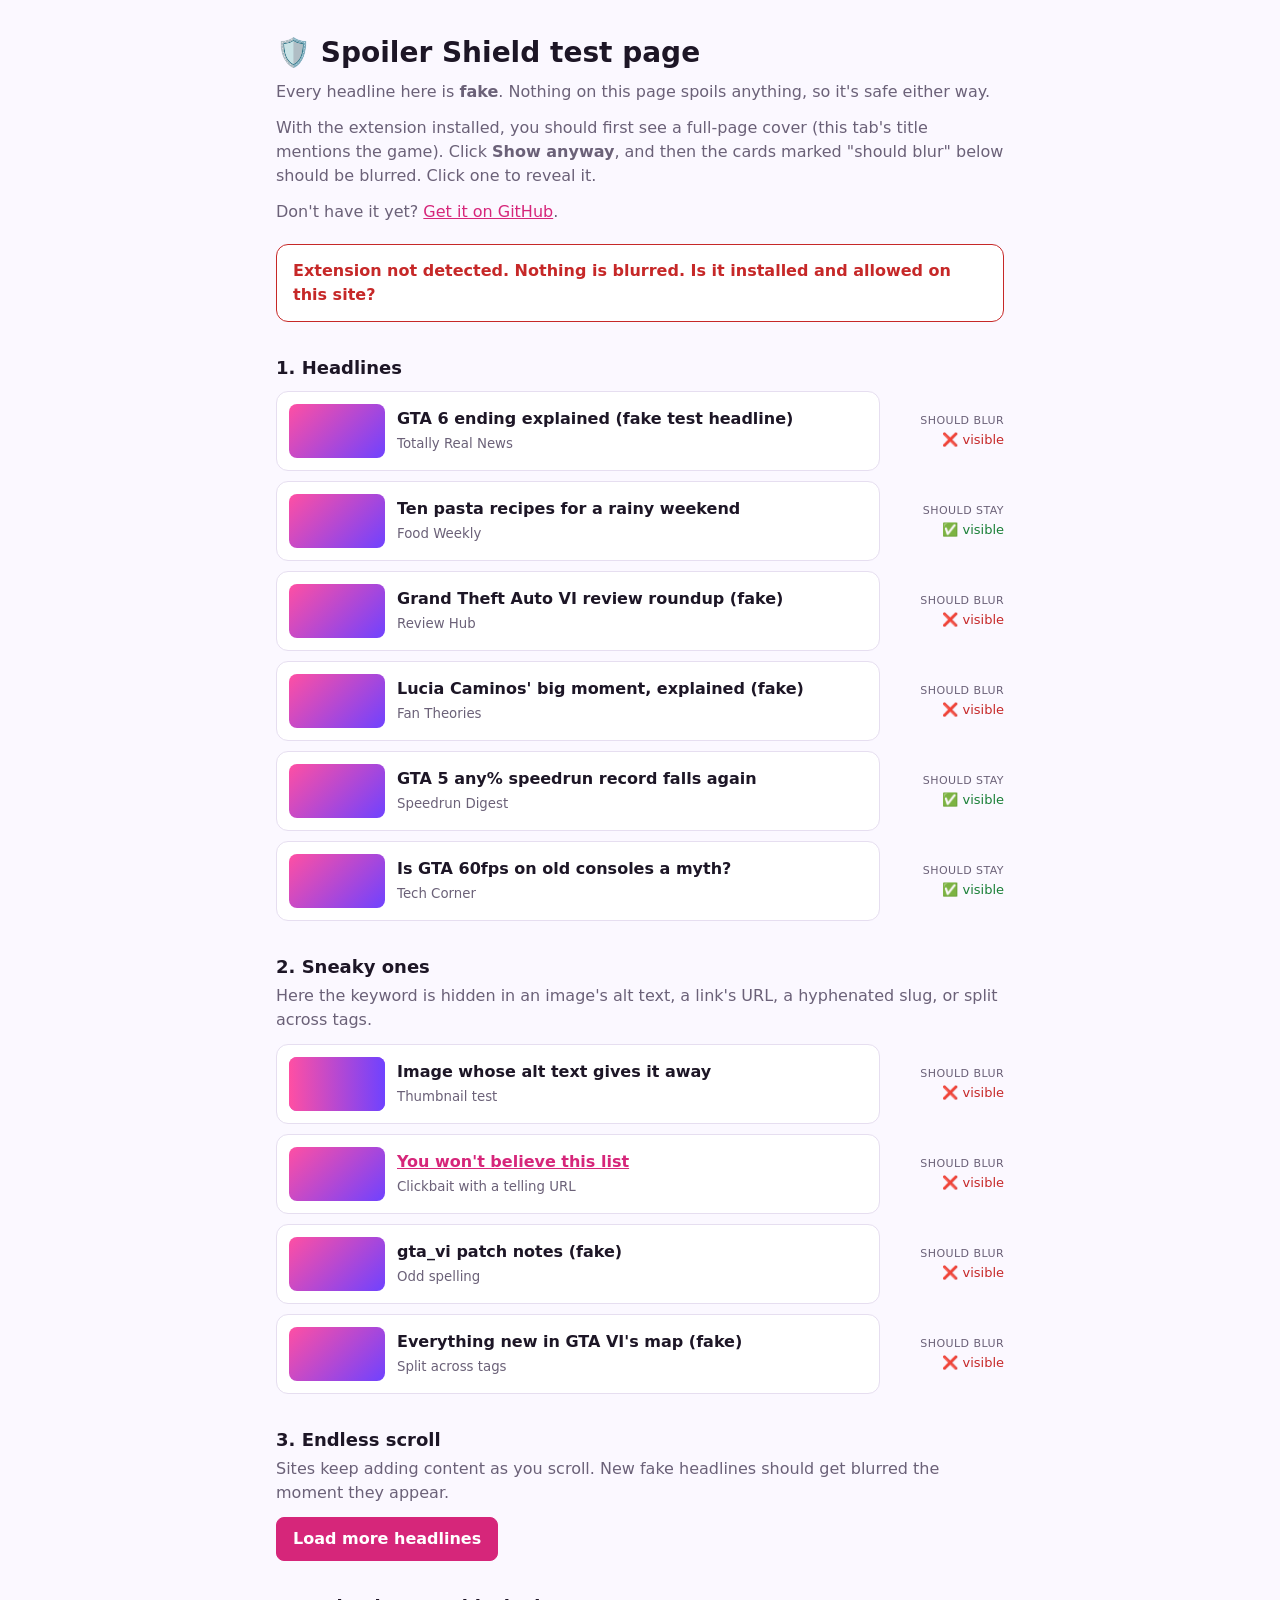
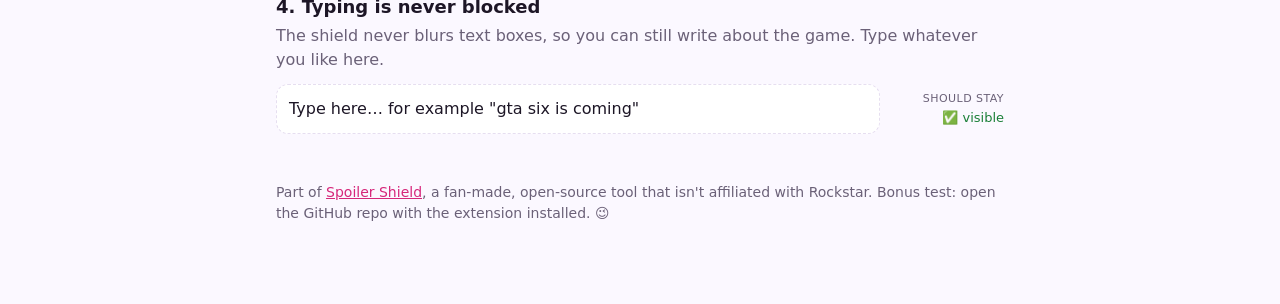
<file: docs/index.html>
<!doctype html>
<html lang="en">
<head>
<meta charset="utf-8">
<meta name="viewport" content="width=device-width, initial-scale=1">
<!-- The title deliberately mentions the game so the full-page guard kicks in first. -->
<title>GTA 6 Spoiler Shield — Test Page</title>
<meta name="description" content="Fake headlines for checking that the spoiler shield extension is working. Nothing on this page spoils anything.">
<style>
  :root {
    --bg: #fbf8ff; --fg: #1d1626; --muted: #6b6178; --card: #ffffff; --line: #e6def0;
    --accent: #d6267a; --ok: #1a7f37; --bad: #c62828; --thumb1: #ff4fa3; --thumb2: #6f42ff;
  }
  @media (prefers-color-scheme: dark) {
    :root:not([data-theme="light"]) {
      --bg: #15111c; --fg: #f1ecf8; --muted: #a59bb4; --card: #1e1828; --line: #2f2740;
      --accent: #ff4fa3; --ok: #4ac26b; --bad: #ff6b6b;
    }
  }
  * { box-sizing: border-box; }
  body { margin: 0; background: var(--bg); color: var(--fg); font: 16px/1.5 system-ui, sans-serif; }
  main { max-width: 760px; margin: 0 auto; padding: 32px 16px 80px; }
  h1 { font-size: 28px; margin: 0 0 6px; }
  h2 { font-size: 18px; margin: 32px 0 4px; }
  p.lead, .hint { color: var(--muted); margin: 0 0 12px; }
  a { color: var(--accent); }
  #status { position: sticky; top: 0; z-index: 5; margin: 20px 0; padding: 14px 16px; border-radius: 12px;
    border: 1px solid var(--line); background: var(--card); font-weight: 600; }
  #status.ok { border-color: var(--ok); color: var(--ok); }
  #status.bad { border-color: var(--bad); color: var(--bad); }
  .row { display: flex; gap: 12px; align-items: center; margin: 10px 0; }
  .row > :first-child { flex: 1; min-width: 0; }
  article { display: flex; gap: 12px; align-items: center; background: var(--card); border: 1px solid var(--line);
    border-radius: 12px; padding: 12px; }
  .thumb { width: 96px; height: 54px; border-radius: 8px; flex: none;
    background: linear-gradient(135deg, var(--thumb1), var(--thumb2)); }
  img.thumb { object-fit: cover; }
  article h3 { font-size: 16px; margin: 0; }
  article small { color: var(--muted); }
  .verdict { width: 112px; flex: none; font-size: 13px; text-align: right; }
  .verdict.ok { color: var(--ok); } .verdict.bad { color: var(--bad); }
  .expect { display: block; font-size: 11px; color: var(--muted); text-transform: uppercase; letter-spacing: .04em; }
  button { font: inherit; padding: 9px 16px; border-radius: 8px; border: 1px solid var(--accent);
    background: var(--accent); color: #fff; font-weight: 600; cursor: pointer; }
  [contenteditable] { background: var(--card); border: 1px dashed var(--line); border-radius: 12px; padding: 12px; }
  footer { margin-top: 48px; color: var(--muted); font-size: 14px; }
  @media (max-width: 520px) {
    .verdict { width: 76px; }
    .thumb { width: 64px; height: 40px; }
  }
</style>
</head>
<body>
<main>
  <h1>🛡️ Spoiler Shield test page</h1>
  <p class="lead">Every headline here is <b>fake</b>. Nothing on this page spoils anything, so it's safe either way.</p>
  <p class="hint">With the extension installed, you should first see a full-page cover (this tab's title mentions the game).
    Click <b>Show anyway</b>, and then the cards marked "should blur" below should be blurred. Click one to reveal it.</p>
  <p class="hint">Don't have it yet? <a href="https://github.com/Bushyon/gta6-spoiler-shield">Get it on GitHub</a>.</p>

  <div id="status">Checking…</div>

  <h2>1. Headlines</h2>
  <div class="row"><article data-expect="blur"><div class="thumb"></div><div><h3>GTA 6 ending explained (fake test headline)</h3><small>Totally Real News</small></div></article><span class="verdict"></span></div>
  <div class="row"><article data-expect="keep"><div class="thumb"></div><div><h3>Ten pasta recipes for a rainy weekend</h3><small>Food Weekly</small></div></article><span class="verdict"></span></div>
  <div class="row"><article data-expect="blur"><div class="thumb"></div><div><h3>Grand Theft Auto VI review roundup (fake)</h3><small>Review Hub</small></div></article><span class="verdict"></span></div>
  <div class="row"><article data-expect="blur"><div class="thumb"></div><div><h3>Lucia Caminos' big moment, explained (fake)</h3><small>Fan Theories</small></div></article><span class="verdict"></span></div>
  <div class="row"><article data-expect="keep"><div class="thumb"></div><div><h3>GTA 5 any% speedrun record falls again</h3><small>Speedrun Digest</small></div></article><span class="verdict"></span></div>
  <div class="row"><article data-expect="keep"><div class="thumb"></div><div><h3>Is GTA 60fps on old consoles a myth?</h3><small>Tech Corner</small></div></article><span class="verdict"></span></div>

  <h2>2. Sneaky ones</h2>
  <p class="hint">Here the keyword is hidden in an image's alt text, a link's URL, a hyphenated slug, or split across tags.</p>
  <div class="row"><article data-expect="blur"><img class="thumb" alt="Grand Theft Auto VI screenshot" src="data:image/svg+xml,%3Csvg xmlns='http://www.w3.org/2000/svg' width='96' height='54'%3E%3Cdefs%3E%3ClinearGradient id='g'%3E%3Cstop offset='0' stop-color='%23ff4fa3'/%3E%3Cstop offset='1' stop-color='%236f42ff'/%3E%3C/linearGradient%3E%3C/defs%3E%3Crect width='96' height='54' fill='url(%23g)'/%3E%3C/svg%3E"><div><h3>Image whose alt text gives it away</h3><small>Thumbnail test</small></div></article><span class="verdict"></span></div>
  <div class="row"><article data-expect="blur"><div class="thumb"></div><div><h3><a href="#/news/gta-6-mission-list-leak">You won't believe this list</a></h3><small>Clickbait with a telling URL</small></div></article><span class="verdict"></span></div>
  <div class="row"><article data-expect="blur"><div class="thumb"></div><div><h3>gta_vi patch notes (fake)</h3><small>Odd spelling</small></div></article><span class="verdict"></span></div>
  <div class="row"><article data-expect="blur"><div class="thumb"></div><div><h3>Everything new in GTA <b>VI</b>'s map (fake)</h3><small>Split across tags</small></div></article><span class="verdict"></span></div>

  <h2>3. Endless scroll</h2>
  <p class="hint">Sites keep adding content as you scroll. New fake headlines should get blurred the moment they appear.</p>
  <div id="feed"></div>
  <button id="more">Load more headlines</button>

  <h2>4. Typing is never blocked</h2>
  <p class="hint">The shield never blurs text boxes, so you can still write about the game. Type whatever you like here.</p>
  <div class="row"><div contenteditable="true" data-expect="keep">Type here… for example "gta six is coming"</div><span class="verdict"></span></div>

  <footer>
    Part of <a href="https://github.com/Bushyon/gta6-spoiler-shield">Spoiler Shield</a>, a fan-made, open-source tool
    that isn't affiliated with Rockstar. Bonus test: open the GitHub repo with the extension installed. 😉
  </footer>
</main>

<script>
  const fakes = [
    "GTA 6 final mission breakdown (fake)",
    "Jason Duval's secret, revealed (fake)",
    "Every Vice City easter egg so far (fake)",
    "Leonida map size compared (fake)",
  ];
  let i = 0;
  function addFake(text) {
    const row = document.createElement("div");
    row.className = "row";
    row.innerHTML = `<article data-expect="blur"><div class="thumb"></div><div><h3></h3><small>Just loaded</small></div></article><span class="verdict"></span>`;
    row.querySelector("h3").textContent = text;
    document.getElementById("feed").append(row);
  }
  document.getElementById("more").addEventListener("click", () => {
    addFake(fakes[i++ % fakes.length]);
    addFake("Cozy autumn soup ideas");
    document.querySelector("#feed .row:last-child article").dataset.expect = "keep";
  });
  setTimeout(() => addFake(fakes[i++ % fakes.length]), 1500);

  const isShielded = (el) => !!(el.closest("[data-gta-shield]") || el.querySelector("[data-gta-shield]"));
  function check() {
    let pass = 0, total = 0, any = false;
    for (const el of document.querySelectorAll("[data-expect]")) {
      const v = el.parentElement.querySelector(".verdict");
      const state = el.closest("[data-gta-shield]")?.getAttribute("data-gta-shield");
      const shielded = isShielded(el);
      if (shielded) any = true;
      const want = el.dataset.expect === "blur";
      const ok = want ? shielded : !shielded;
      total++; if (ok) pass++;
      v.className = "verdict " + (ok ? "ok" : "bad");
      v.innerHTML = `<span class="expect">should ${want ? "blur" : "stay"}</span>` +
        (state === "revealed" ? "👀 revealed" : shielded ? (ok ? "✅ blocked" : "❌ blocked") : (ok ? "✅ visible" : "❌ visible"));
    }
    const s = document.getElementById("status");
    if (!any) {
      s.className = "bad";
      s.textContent = "Extension not detected. Nothing is blurred. Is it installed and allowed on this site?";
    } else {
      s.className = pass === total ? "ok" : "bad";
      s.textContent = pass === total
        ? `Shield is working: ${pass}/${total} checks passed.`
        : `${pass}/${total} checks passed. Something slipped through.`;
    }
  }
  setInterval(check, 500);
  check();
</script>
</body>
</html>
</file>
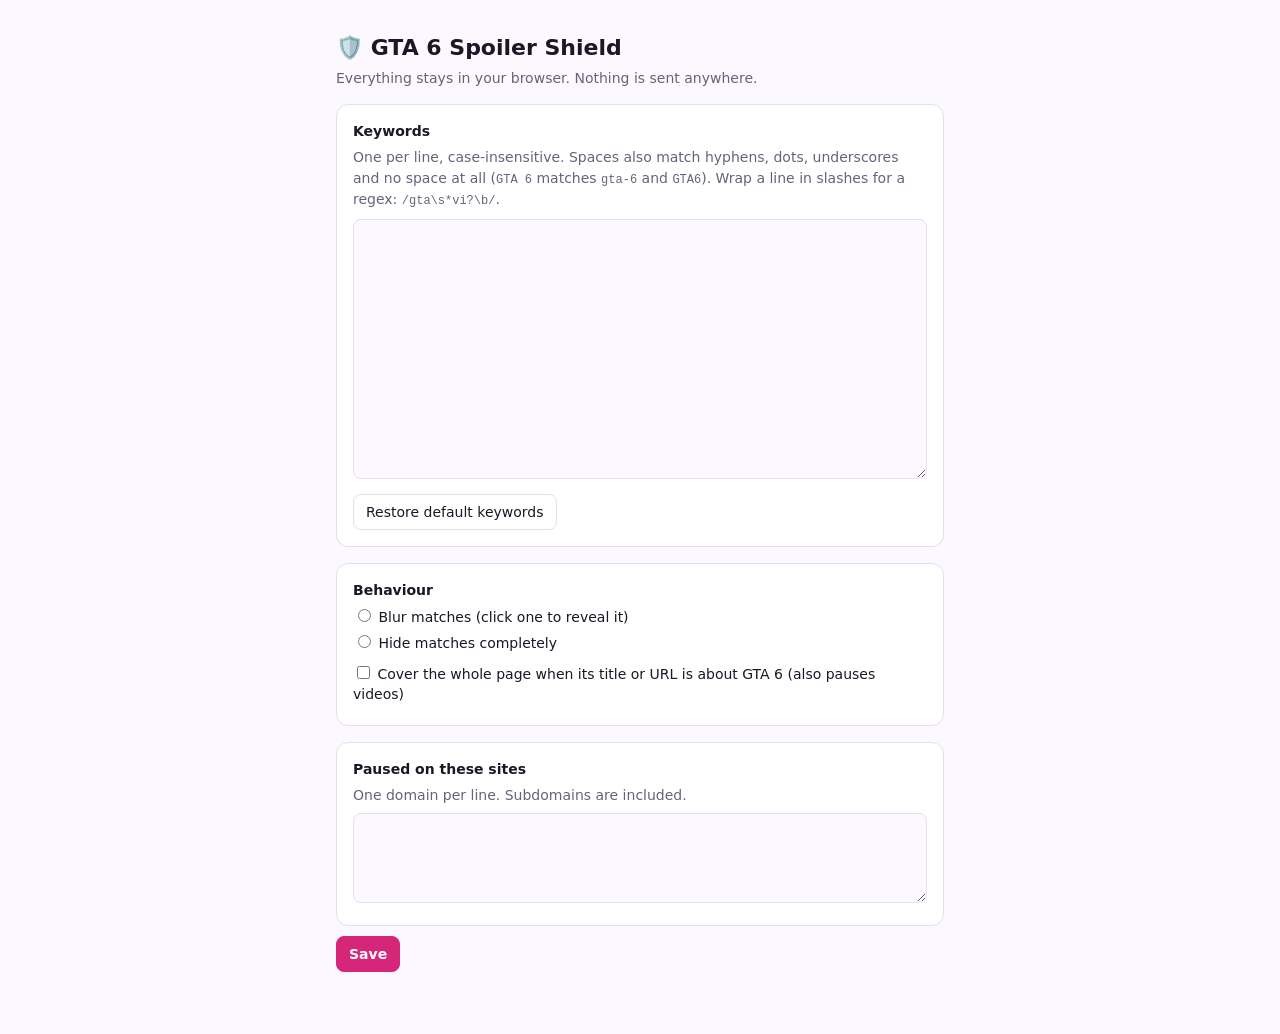
<file: src/options.html>
<!doctype html>
<html lang="en">
<head>
  <meta charset="utf-8">
  <title>GTA 6 Spoiler Shield — Settings</title>
  <link rel="stylesheet" href="ui.css">
  <style>
    main { max-width: 640px; margin: 0 auto; padding: 32px 16px 64px; }
    h1 { font-size: 22px; margin-bottom: 4px; }
    .card { background: var(--card); border: 1px solid var(--line); border-radius: 12px; padding: 16px; margin-top: 16px; }
    textarea { width: 100%; min-height: 260px; font: 13px/1.5 ui-monospace, monospace; padding: 10px;
      border-radius: 8px; border: 1px solid var(--line); background: var(--bg); color: var(--fg); resize: vertical; }
    .opts label { display: block; margin: 4px 0; }
    .actions { display: flex; gap: 8px; align-items: center; margin-top: 10px; flex-wrap: wrap; }
    #status { color: var(--muted); }
    code { font-size: 12px; }
  </style>
</head>
<body>
<main>
  <h1>🛡️ GTA 6 Spoiler Shield</h1>
  <p class="muted" style="margin:0">Everything stays in your browser. Nothing is sent anywhere.</p>

  <div class="card" id="perm" hidden>
    <h2 class="warn">Site access needed</h2>
    <p style="margin:0 0 10px">The shield can only read pages once you allow it on all sites.</p>
    <button class="primary" id="grant">Grant access to all sites</button>
  </div>

  <div class="card">
    <h2>Keywords</h2>
    <p class="muted" style="margin:0 0 8px">One per line, case-insensitive. Spaces also match hyphens, dots, underscores
      and no space at all (<code>GTA 6</code> matches <code>gta-6</code> and <code>GTA6</code>).
      Wrap a line in slashes for a regex: <code>/gta\s*vi?\b/</code>.</p>
    <textarea id="keywords" spellcheck="false"></textarea>
    <div class="actions">
      <button id="reset">Restore default keywords</button>
      <span id="kwInfo" class="muted"></span>
    </div>
  </div>

  <div class="card opts">
    <h2>Behaviour</h2>
    <label><input type="radio" name="mode" value="blur"> Blur matches (click one to reveal it)</label>
    <label><input type="radio" name="mode" value="hide"> Hide matches completely</label>
    <label style="margin-top:10px"><input type="checkbox" id="pageGuard">
      Cover the whole page when its title or URL is about GTA 6 (also pauses videos)</label>
  </div>

  <div class="card">
    <h2>Paused on these sites</h2>
    <p class="muted" style="margin:0 0 8px">One domain per line. Subdomains are included.</p>
    <textarea id="disabledSites" spellcheck="false" style="min-height:90px"></textarea>
  </div>

  <div class="actions">
    <button class="primary" id="save">Save</button>
    <span id="status"></span>
  </div>
</main>
<script src="common.js"></script>
<script src="options.js"></script>
</body>
</html>
</file>
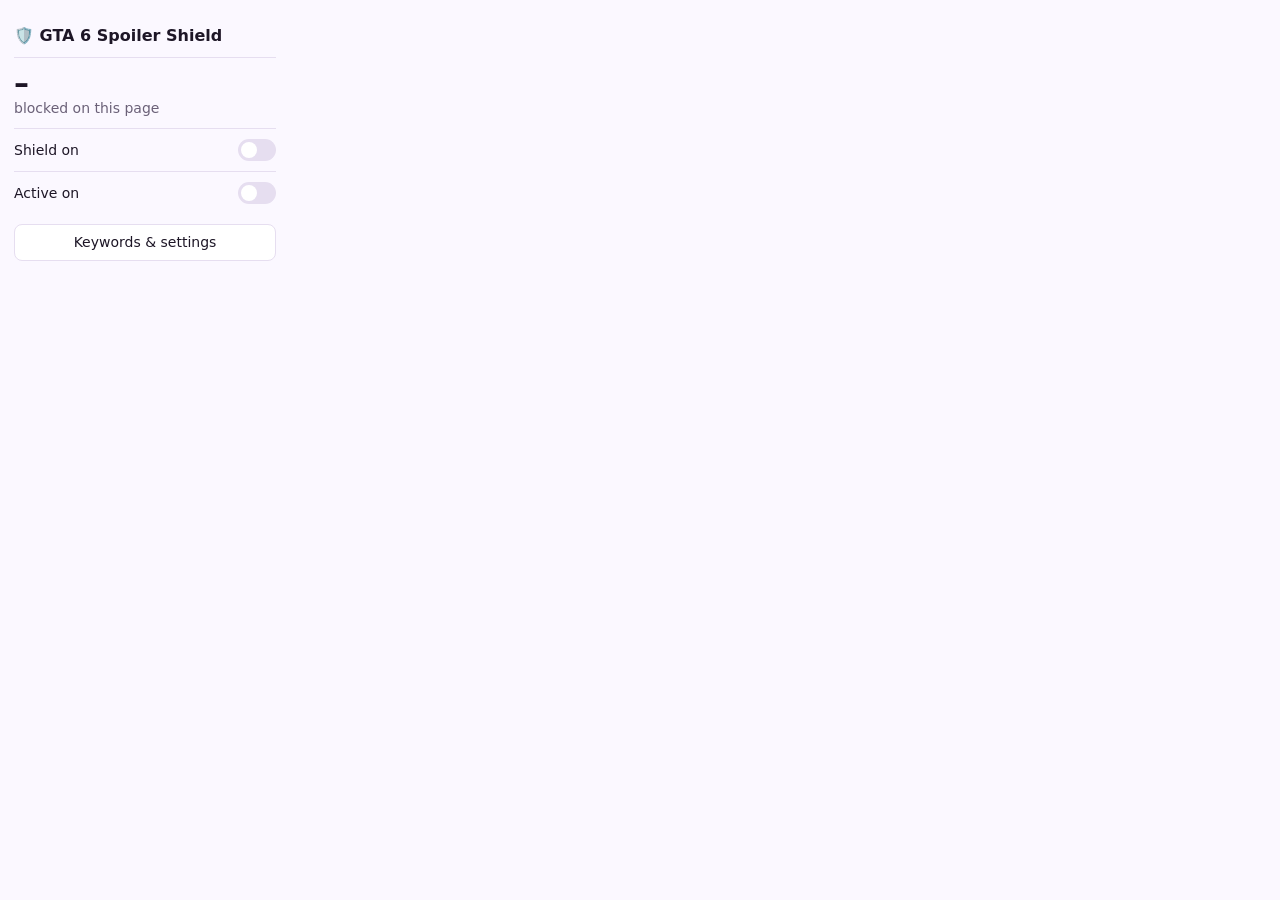
<file: src/popup.html>
<!doctype html>
<html lang="en">
<head>
  <meta charset="utf-8">
  <link rel="stylesheet" href="ui.css">
  <style>
    body { width: 290px; padding: 14px; }
    .count { font-size: 30px; font-weight: 700; line-height: 1; }
    section { padding: 10px 0; border-top: 1px solid var(--line); }
    section:first-of-type { border-top: 0; }
    footer { display: flex; gap: 8px; padding-top: 10px; }
    footer button { flex: 1; }
  </style>
</head>
<body>
  <section class="row">
    <h1>🛡️ GTA 6 Spoiler Shield</h1>
  </section>
  <section id="perm" hidden>
    <p class="warn" style="margin:0 0 8px">The shield needs access to all sites to work.</p>
    <button class="primary" id="grant">Grant access</button>
  </section>
  <section>
    <div class="count" id="count">–</div>
    <div class="muted" id="countLabel">blocked on this page</div>
  </section>
  <section class="row">
    <label for="enabled">Shield on</label>
    <label class="switch"><input type="checkbox" id="enabled"><span></span></label>
  </section>
  <section class="row" id="siteRow">
    <label for="site">Active on <b id="host"></b></label>
    <label class="switch"><input type="checkbox" id="site"><span></span></label>
  </section>
  <footer>
    <button id="options">Keywords & settings</button>
  </footer>
  <script src="common.js"></script>
  <script src="popup.js"></script>
</body>
</html>
</file>
<file: src/ui.css>
:root {
  --bg: #fbf8ff; --fg: #1d1626; --muted: #6b6178; --card: #ffffff;
  --line: #e6def0; --accent: #d6267a; --accent-fg: #ffffff; --warn: #b54708;
  color-scheme: light dark;
}
@media (prefers-color-scheme: dark) {
  :root {
    --bg: #15111c; --fg: #f1ecf8; --muted: #a59bb4; --card: #1e1828;
    --line: #2f2740; --accent: #ff4fa3; --accent-fg: #1a0f1f; --warn: #f7b267;
  }
}
* { box-sizing: border-box; }
body { margin: 0; background: var(--bg); color: var(--fg); font: 14px/1.45 system-ui, sans-serif; }
h1 { font-size: 16px; margin: 0; }
h2 { font-size: 14px; margin: 0 0 6px; }
.muted { color: var(--muted); }
button { font: inherit; border-radius: 8px; padding: 7px 12px; cursor: pointer;
  border: 1px solid var(--line); background: var(--card); color: var(--fg); }
button.primary { background: var(--accent); border-color: var(--accent); color: var(--accent-fg); font-weight: 600; }
.row { display: flex; align-items: center; justify-content: space-between; gap: 12px; }
.switch { position: relative; width: 38px; height: 22px; flex: none; }
.switch input { opacity: 0; width: 0; height: 0; }
.switch span { position: absolute; inset: 0; border-radius: 22px; background: var(--line); transition: .15s; cursor: pointer; }
.switch span::before { content: ""; position: absolute; width: 16px; height: 16px; left: 3px; top: 3px;
  border-radius: 50%; background: #fff; transition: .15s; }
.switch input:checked + span { background: var(--accent); }
.switch input:checked + span::before { transform: translateX(16px); }
.warn { color: var(--warn); }
[hidden] { display: none !important; }
</file>
